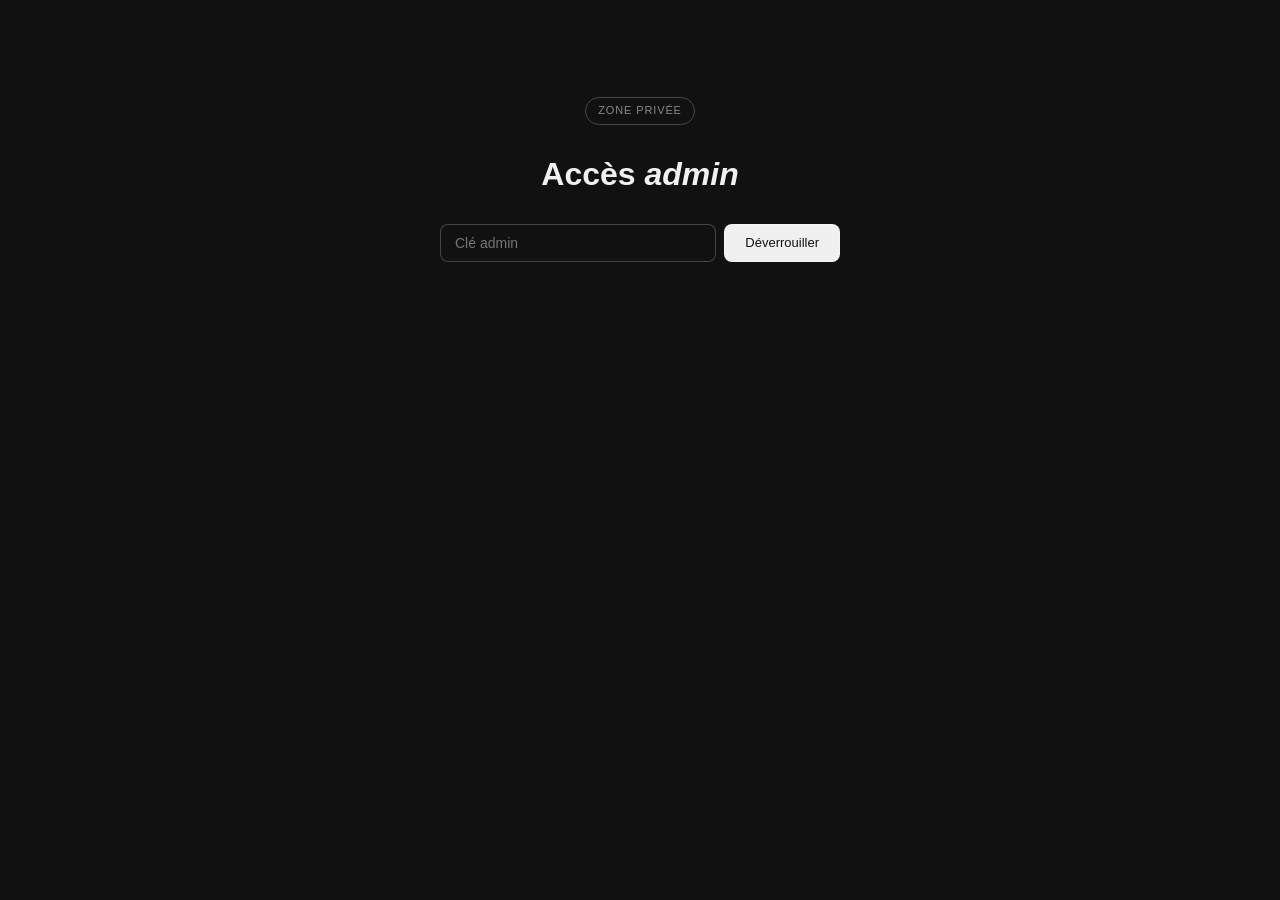
<file: admin-ng2902.html>
<!DOCTYPE html>
<html lang="fr">
<head>
  <meta charset="UTF-8" />
  <meta name="viewport" content="width=device-width, initial-scale=1.0" />
  <meta name="robots" content="noindex, nofollow" />
  <title>Admin — Blog</title>
  <link rel="stylesheet" href="css/style.css" />
</head>
<body>
  <div class="portfolio">

    <!-- Écran de verrouillage -->
    <div id="lock-screen" class="lock-screen">
      <div class="hero-tag">Zone privée</div>
      <h1>Accès <em>admin</em></h1>
      <div class="lock-form">
        <input type="password" id="admin-key-input" placeholder="Clé admin" />
        <button id="unlock-btn" class="btn-primary">Déverrouiller</button>
      </div>
      <p id="unlock-feedback" class="feedback-text"></p>
    </div>

    <!-- Formulaire (caché - validation par clé) -->
    <section id="admin-section" style="display: none;">
        <div class="hero-tag">Zone privée</div>
        <h1>Gérer les <em>articles</em></h1>

        <div class="section-label">Articles existants</div>
        <div id="existing-articles" class="blog-list">
        </div>

        <div class="section-label" id="form-label">Nouvel article</div>
        <form id="article-form" class="admin-form">
            <input type="hidden" id="editing-slug" value="" />
            <input type="text" id="title" placeholder="Titre de l'article" required />
            <input type="text" id="slug" placeholder="slug-de-larticle (ex: mon-premier-article)" required />
            <textarea id="excerpt" placeholder="Résumé court" rows="2" required></textarea>
            <textarea id="content" placeholder="Contenu en Markdown..." rows="12" required></textarea>
            <div style="display: flex; gap: 0.5rem;">
            <button type="submit" class="btn-primary" id="submit-btn">Publier l'article</button>
            <button type="button" id="cancel-edit-btn" class="btn-secondary" style="display: none;">Annuler</button>
            </div>
        </form>
        <p id="feedback" class="feedback-text"></p>
    </section>

  </div>

  <script type="module" src="js/admin.js"></script>
</body>
</html>
</file>
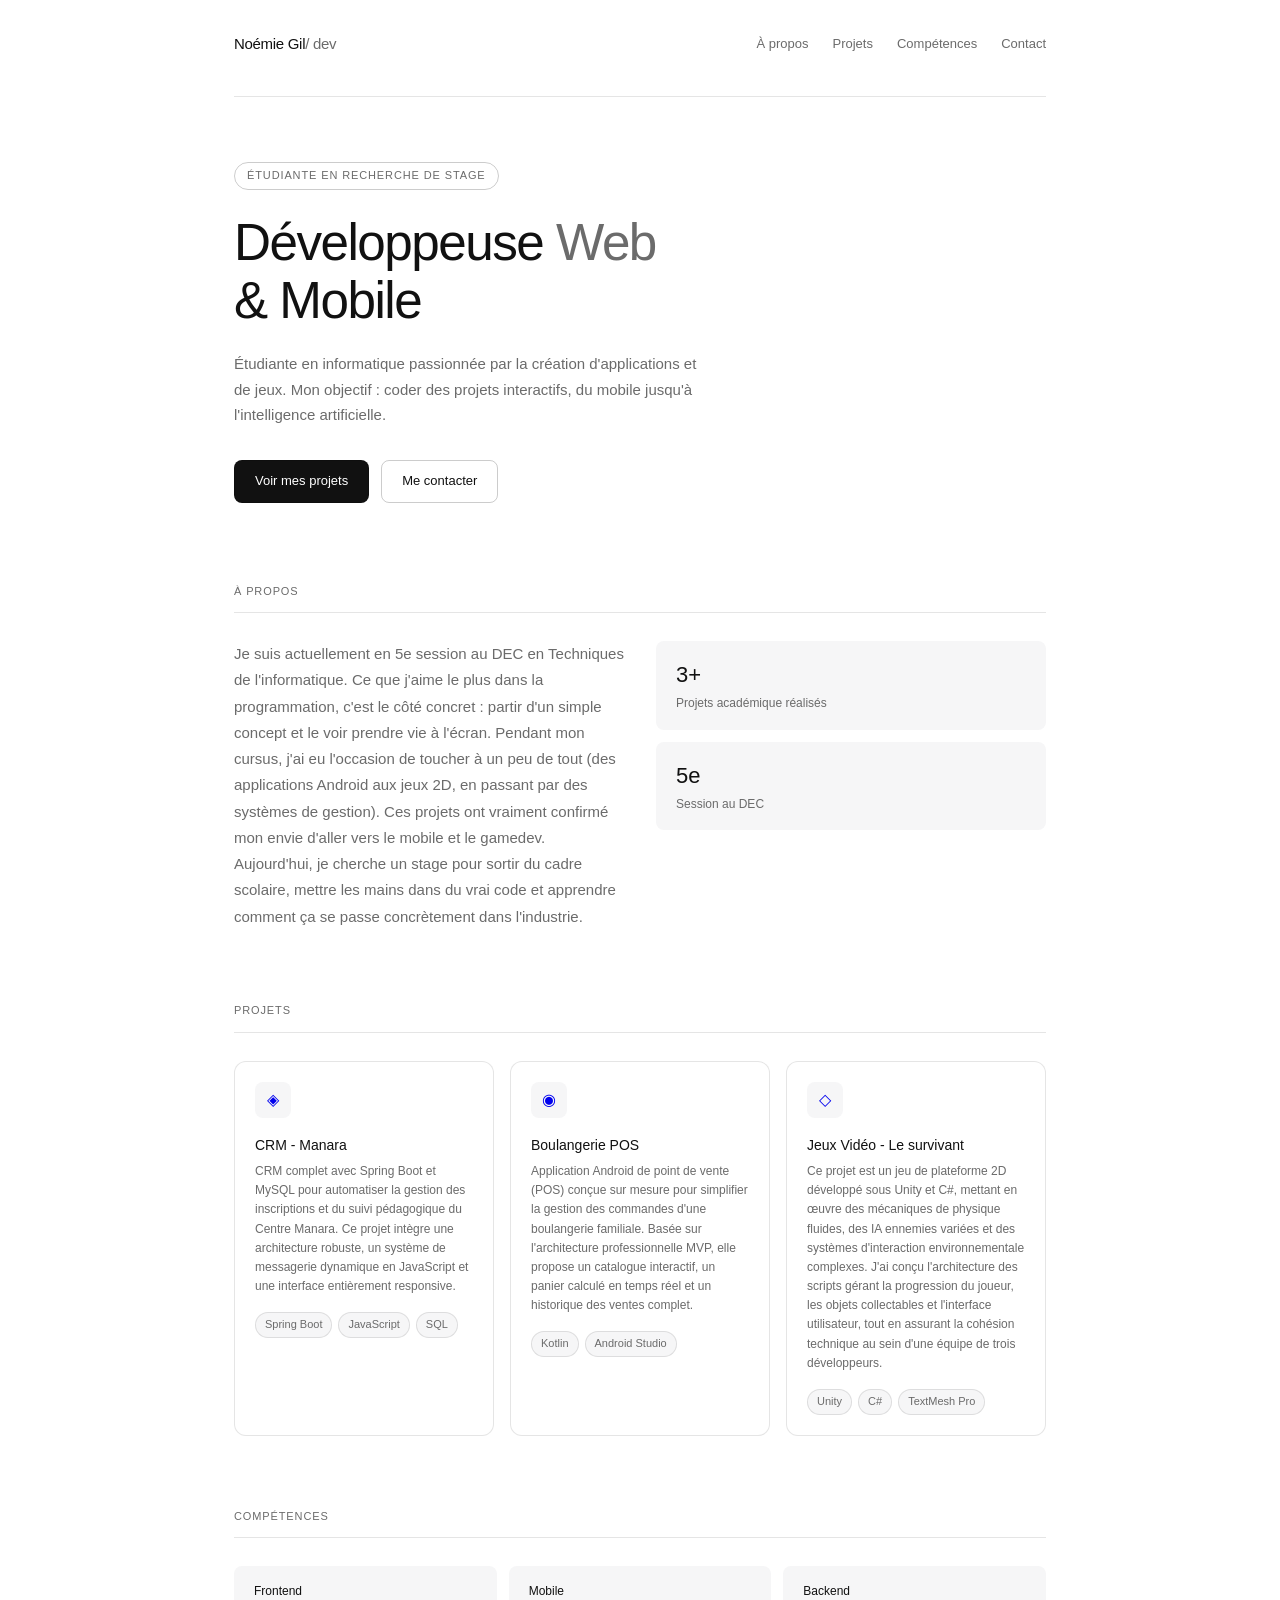
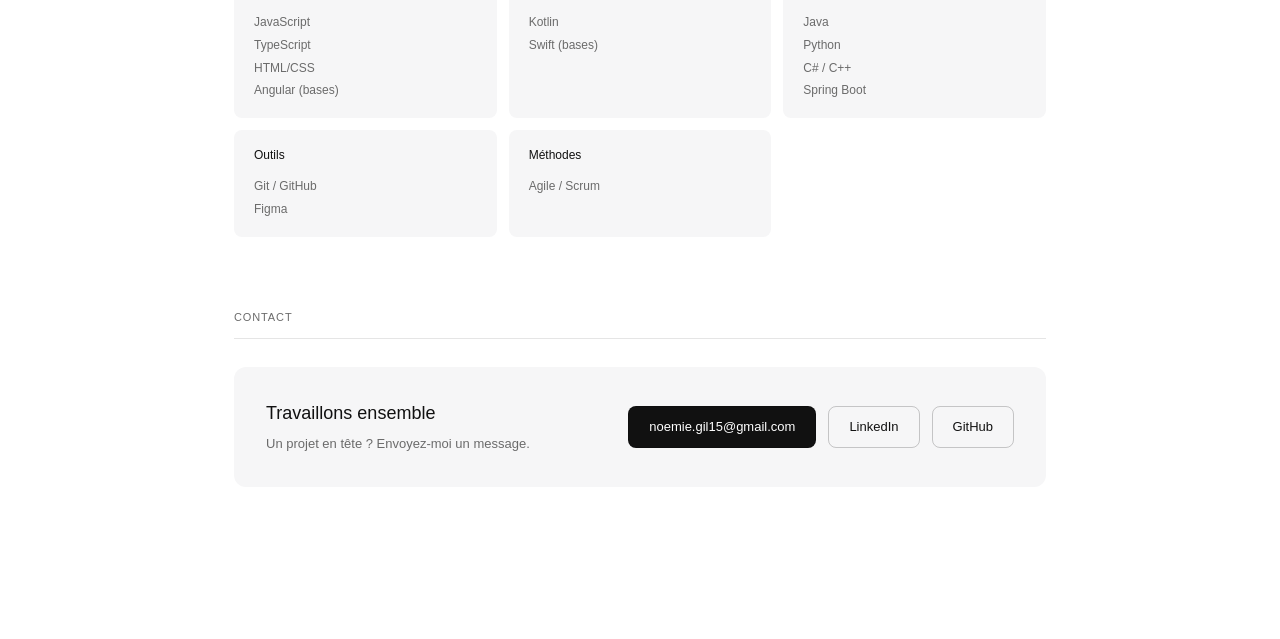
<file: portfolio.html>
<!DOCTYPE html>
<html lang="fr">
<head>
  <meta charset="UTF-8" />
  <meta name="viewport" content="width=device-width, initial-scale=1.0" />
  <title>Portfolio — Développeur Web & Mobile</title>
  <style>
    *, *::before, *::after { box-sizing: border-box; margin: 0; padding: 0; }

    :root {
      --bg: #ffffff;
      --bg-secondary: #f6f6f7;
      --text-primary: #111111;
      --text-secondary: #6b6b6b;
      --border: rgba(0,0,0,0.10);
      --border-md: rgba(0,0,0,0.20);
      --radius-md: 8px;
      --radius-lg: 12px;
      --font: -apple-system, BlinkMacSystemFont, 'Segoe UI', Helvetica, Arial, sans-serif;
    }

    @media (prefers-color-scheme: dark) {
      :root {
        --bg: #111111;
        --bg-secondary: #1c1c1e;
        --text-primary: #f0f0f0;
        --text-secondary: #888888;
        --border: rgba(255,255,255,0.10);
        --border-md: rgba(255,255,255,0.22);
      }
    }

    html { scroll-behavior: smooth; }

    body {
      font-family: var(--font);
      background: var(--bg);
      color: var(--text-primary);
      line-height: 1.6;
    }

    .portfolio {
      max-width: 860px;
      margin: 0 auto;
      padding: 2rem 1.5rem 5rem;
    }

    /* NAV */
    nav {
      display: flex;
      justify-content: space-between;
      align-items: center;
      padding-bottom: 2.5rem;
      border-bottom: 0.5px solid var(--border);
      margin-bottom: 4rem;
    }
    .logo {
      font-size: 15px;
      font-weight: 500;
      color: var(--text-primary);
      letter-spacing: -0.3px;
    }
    .logo span { color: var(--text-secondary); font-weight: 400; }
    .nav-links { display: flex; gap: 1.5rem; }
    .nav-links a {
      font-size: 13px;
      color: var(--text-secondary);
      text-decoration: none;
      transition: color 0.15s;
    }
    .nav-links a:hover { color: var(--text-primary); }

    /* HERO */
    .hero { margin-bottom: 5rem; }
    .hero-tag {
      display: inline-block;
      font-size: 11px;
      font-weight: 500;
      letter-spacing: 0.08em;
      text-transform: uppercase;
      color: var(--text-secondary);
      border: 0.5px solid var(--border-md);
      border-radius: 20px;
      padding: 4px 12px;
      margin-bottom: 1.5rem;
    }
    .hero h1 {
      font-size: clamp(2rem, 5vw, 3.2rem);
      font-weight: 500;
      line-height: 1.15;
      letter-spacing: -1.5px;
      color: var(--text-primary);
      margin-bottom: 1.25rem;
      max-width: 600px;
    }
    .hero h1 em {
      font-style: normal;
      color: var(--text-secondary);
    }
    .hero p {
      font-size: 15px;
      color: var(--text-secondary);
      line-height: 1.7;
      max-width: 480px;
      margin-bottom: 2rem;
    }
    .hero-cta { display: flex; gap: 0.75rem; flex-wrap: wrap; }

    .btn-primary {
      font-size: 13px;
      font-weight: 500;
      padding: 10px 20px;
      border-radius: var(--radius-md);
      border: 0.5px solid var(--border-md);
      background: var(--text-primary);
      color: var(--bg);
      cursor: pointer;
      text-decoration: none;
      display: inline-block;
      transition: opacity 0.15s;
    }
    .btn-primary:hover { opacity: 0.75; }

    .btn-secondary {
      font-size: 13px;
      font-weight: 400;
      padding: 10px 20px;
      border-radius: var(--radius-md);
      border: 0.5px solid var(--border-md);
      background: transparent;
      color: var(--text-primary);
      cursor: pointer;
      text-decoration: none;
      display: inline-block;
      transition: background 0.15s;
    }
    .btn-secondary:hover { background: var(--bg-secondary); }

    /* SECTIONS */
    section { margin-bottom: 4.5rem; }
    .section-label {
      font-size: 11px;
      font-weight: 500;
      letter-spacing: 0.08em;
      text-transform: uppercase;
      color: var(--text-secondary);
      margin-bottom: 1.75rem;
      padding-bottom: 0.75rem;
      border-bottom: 0.5px solid var(--border);
    }

    /* ABOUT */
    .about-grid {
      display: grid;
      grid-template-columns: 1fr 1fr;
      gap: 2rem;
      align-items: start;
    }
    .about-text { font-size: 15px; color: var(--text-secondary); line-height: 1.75; }
    .about-stats { display: flex; flex-direction: column; gap: 0.75rem; }
    .stat-item {
      background: var(--bg-secondary);
      border-radius: var(--radius-md);
      padding: 1rem 1.25rem;
    }
    .stat-num { font-size: 22px; font-weight: 500; color: var(--text-primary); }
    .stat-desc { font-size: 12px; color: var(--text-secondary); margin-top: 2px; }

    /* PROJECTS */
    .projects-grid {
      display: grid;
      grid-template-columns: repeat(auto-fit, minmax(240px, 1fr));
      gap: 1rem;
    }
    .project-card {
      background: var(--bg);
      border: 0.5px solid var(--border);
      border-radius: var(--radius-lg);
      padding: 1.25rem;
      transition: border-color 0.2s;
      text-decoration: none;
      display: block;
    }
    .project-card:hover { border-color: var(--border-md); }
    .project-icon {
      width: 36px; height: 36px;
      border-radius: var(--radius-md);
      background: var(--bg-secondary);
      display: flex; align-items: center; justify-content: center;
      margin-bottom: 1rem;
      font-size: 16px;
    }
    .project-title { font-size: 14px; font-weight: 500; color: var(--text-primary); margin-bottom: 6px; }
    .project-desc { font-size: 12px; color: var(--text-secondary); line-height: 1.6; margin-bottom: 1rem; }
    .project-tags { display: flex; flex-wrap: wrap; gap: 6px; }
    .tag {
      font-size: 11px;
      padding: 3px 9px;
      border-radius: 20px;
      background: var(--bg-secondary);
      color: var(--text-secondary);
      border: 0.5px solid var(--border);
    }

    /* SKILLS */
    .skills-grid {
      display: grid;
      grid-template-columns: repeat(3, 1fr);
      gap: 0.75rem;
    }
    .skill-group {
      background: var(--bg-secondary);
      border-radius: var(--radius-md);
      padding: 1rem 1.25rem;
    }
    .skill-group-title { font-size: 12px; font-weight: 500; color: var(--text-primary); margin-bottom: 0.6rem; }
    .skill-list { font-size: 12px; color: var(--text-secondary); line-height: 1.9; }

    /* CONTACT */
    .contact-box {
      background: var(--bg-secondary);
      border-radius: var(--radius-lg);
      padding: 2rem;
      display: flex;
      justify-content: space-between;
      align-items: center;
      gap: 1.5rem;
      flex-wrap: wrap;
    }
    .contact-text h3 { font-size: 18px; font-weight: 500; color: var(--text-primary); margin-bottom: 6px; }
    .contact-text p { font-size: 13px; color: var(--text-secondary); }
    .contact-links { display: flex; gap: 0.75rem; flex-wrap: wrap; }

    /* RESPONSIVE */
    @media (max-width: 600px) {
      nav { flex-direction: column; gap: 1rem; align-items: flex-start; }
      .about-grid { grid-template-columns: 1fr; }
      .skills-grid { grid-template-columns: 1fr 1fr; }
      .projects-grid { grid-template-columns: 1fr; }
      .contact-box { flex-direction: column; align-items: flex-start; }
    }
  </style>
</head>
<body>
  <div class="portfolio">

    <nav>
      <div class="logo">Noémie Gil<span>/ dev</span></div>
      <div class="nav-links">
        <a href="#about">À propos</a>
        <a href="#projects">Projets</a>
        <a href="#skills">Compétences</a>
        <a href="#contact">Contact</a>
      </div>
    </nav>

    <!-- HERO -->
    <div class="hero">
      <div class="hero-tag">Étudiante en recherche de stage</div>
      <h1>Développeuse <em>Web</em><br>& Mobile</h1>
      <p>Étudiante en informatique passionnée par la création d'applications et de jeux. Mon objectif : coder des projets interactifs, du mobile jusqu'à l'intelligence artificielle.</p>
      <div class="hero-cta">
        <a href="#projects" class="btn-primary">Voir mes projets</a>
        <a href="#contact" class="btn-secondary">Me contacter</a>
      </div>
    </div>

    <!-- ABOUT -->
    <section id="about">
      <div class="section-label">À propos</div>
      <div class="about-grid">
        <p class="about-text">
          Je suis actuellement en 5e session au DEC en Techniques de l'informatique. Ce que j'aime le plus dans la programmation, 
          c'est le côté concret : partir d'un simple concept et le voir prendre vie à l'écran. Pendant mon cursus, j'ai eu l'occasion 
          de toucher à un peu de tout (des applications Android aux jeux 2D, en passant par des systèmes de gestion). Ces projets ont
          vraiment confirmé mon envie d'aller vers le mobile et le gamedev. Aujourd'hui, je cherche un stage pour sortir du cadre scolaire, 
          mettre les mains dans du vrai code et apprendre comment ça se passe concrètement dans l'industrie.
        </p>
        <div class="about-stats">
          <div class="stat-item">
            <div class="stat-num">3+</div>
            <div class="stat-desc">Projets académique réalisés</div>
          </div>
          <div class="stat-item">
            <div class="stat-num">5e</div>
            <div class="stat-desc">Session au DEC</div>
          </div>
        </div>
      </div>
    </section>

    <!-- PROJECTS -->
    <section id="projects">
      <div class="section-label">Projets</div>
      <div class="projects-grid">

        <a href="https://github.com/Noomy-v1/Manara-CRM" class="project-card">
          <div class="project-icon">◈</div>
          <div class="project-title">CRM - Manara</div>
          <div class="project-desc">
             CRM complet avec Spring Boot et MySQL pour automatiser la gestion des inscriptions
             et du suivi pédagogique du Centre Manara. Ce projet intègre une architecture robuste, un système de
              messagerie dynamique en JavaScript et une interface entièrement responsive.
            </div>
          <div class="project-tags">
            <span class="tag">Spring Boot</span>
            <span class="tag">JavaScript</span>
            <span class="tag">SQL</span>
          </div>
        </a>

        <a href="https://github.com/Noomy-v1/Upper-Crust-kt" class="project-card">
          <div class="project-icon">◉</div>
          <div class="project-title">Boulangerie POS</div>
          <div class="project-desc">
            Application Android de point de vente (POS) conçue sur mesure pour simplifier 
            la gestion des commandes d'une boulangerie familiale. Basée sur l'architecture professionnelle MVP, 
            elle propose un catalogue interactif, un panier calculé en temps réel et un historique des ventes 
            complet.
          </div>
          <div class="project-tags">
            <span class="tag">Kotlin</span>
            <span class="tag">Android Studio</span>
          </div>
        </a>

        <a href="https://github.com/Noomy-v1/Projet_Plateforme_2D" class="project-card">
          <div class="project-icon">◇</div>
          <div class="project-title">Jeux Vidéo - Le survivant</div>
          <div class="project-desc">
            Ce projet est un jeu de plateforme 2D développé sous Unity et C#, 
            mettant en œuvre des mécaniques de physique fluides, des IA ennemies variées et des systèmes 
            d'interaction environnementale complexes. J'ai conçu l'architecture des scripts gérant la 
            progression du joueur, les objets collectables et l'interface utilisateur, tout en assurant 
            la cohésion technique au sein d'une équipe de trois développeurs.</div>
          <div class="project-tags">
            <span class="tag">Unity</span>
            <span class="tag">C#</span>
            <span class="tag">TextMesh Pro</span>
          </div>
        </a>

      </div>
    </section>

    <!-- SKILLS -->
    <section id="skills">
      <div class="section-label">Compétences</div>
      <div class="skills-grid">
        <div class="skill-group">
          <div class="skill-group-title">Frontend</div>
          <div class="skill-list">JavaScript<br>TypeScript<br>HTML/CSS<br>Angular (bases)</div>
        </div>
        <div class="skill-group">
          <div class="skill-group-title">Mobile</div>
          <div class="skill-list">Kotlin<br>Swift (bases)</div>
        </div>
        <div class="skill-group">
          <div class="skill-group-title">Backend</div>
          <div class="skill-list">Java<br>Python<br>C# / C++<br>Spring Boot<br></div>
        </div>
        <div class="skill-group">
          <div class="skill-group-title">Outils</div>
          <div class="skill-list">Git / GitHub<br>Figma<br></div>
        </div>
        <div class="skill-group">
          <div class="skill-group-title">Méthodes</div>
          <div class="skill-list">Agile / Scrum<br></div>
        </div>
        <!--<div class="skill-group">
          <div class="skill-group-title">Cloud</div>
          <div class="skill-list"></div>
        </div>-->
      </div>
    </section>

    <!-- CONTACT -->
    <section id="contact">
      <div class="section-label">Contact</div>
      <div class="contact-box">
        <div class="contact-text">
          <h3>Travaillons ensemble</h3>
          <p>Un projet en tête ? Envoyez-moi un message.</p>
        </div>
        <div class="contact-links">
          <a href="mailto:votre@email.com" class="btn-primary">noemie.gil15@gmail.com</a>
          <a href="https://www.linkedin.com/in/no%C3%A9mie-gil-a5a856327/" target="_blank" class="btn-secondary">LinkedIn</a>
          <a href="https://github.com/Noomy-v1" target="_blank" class="btn-secondary">GitHub</a>
        </div>
      </div>
    </section>

  </div>
</body>
</html>
</file>
<file: css/style.css>
*,
*::before,
*::after {
  box-sizing: border-box;
  margin: 0;
  padding: 0;
}

:root {
  --bg: #111111;
  --bg-secondary: #1c1c1e;
  --text-primary: #f0f0f0;
  --text-secondary: #888888;
  --border: rgba(255, 255, 255, 0.10);
  --border-md: rgba(255, 255, 255, 0.22);
  --radius-md: 8px;
  --radius-lg: 12px;
  --font: -apple-system, BlinkMacSystemFont, 'Segoe UI', Helvetica, Arial, sans-serif;
}

[data-theme="light"] {
  --bg: #ffffff;
  --bg-secondary: #f6f6f7;
  --text-primary: #111111;
  --text-secondary: #6b6b6b;
  --border: rgba(0, 0, 0, 0.10);
  --border-md: rgba(0, 0, 0, 0.20);
}

.theme-switch {
  display: inline-flex;
  align-items: center;
  cursor: pointer;
  margin-left: 1rem;
  flex-shrink: 0;
}

.theme-switch input {
  position: absolute;
  opacity: 0;
  width: 0;
  height: 0;
}

.theme-switch-track {
  position: relative;
  width: 52px;
  height: 28px;
  background: #111111;
  border: 0.5px solid var(--border-md);
  border-radius: 20px;
  transition: background 0.2s;
}

.theme-switch-thumb {
  position: absolute;
  top: 2px;
  left: 2px;
  width: 22px;
  height: 22px;
  background: #ffffff;
  border-radius: 50%;
  transition: transform 0.2s;
  display: flex;
  align-items: center;
  justify-content: center;
  font-size: 12px;
}

.icon-sun {
  display: none;
}

.icon-moon {
  display: block;
}

.theme-switch input:checked~.theme-switch-track .theme-switch-thumb {
  transform: translateX(24px);
}

.theme-switch input:checked~.theme-switch-track .icon-moon {
  display: none;
}

.theme-switch input:checked~.theme-switch-track .icon-sun {
  display: block;
}

html {
  scroll-behavior: smooth;
}

body {
  font-family: var(--font);
  background: var(--bg);
  color: var(--text-primary);
  line-height: 1.6;
}

.portfolio {
  max-width: 860px;
  margin: 0 auto;
  padding: 2rem 1.5rem 5rem;
}

.lang-toggle {
  background: none;
  border: 0.5px solid var(--border-md);
  border-radius: var(--radius-md);
  padding: 4px 10px;
  cursor: pointer;
  font-size: 12px;
  font-weight: 500;
  color: var(--text-primary);
  margin-left: 0.75rem;
  font-family: var(--font);
}

.lang-toggle:hover {
  background: var(--bg-secondary);
}

/*MENU*/
.menu-toggle {
  display: none;
  flex-direction: column;
  gap: 5px;
  background: none;
  border: none;
  cursor: pointer;
  padding: 4px;
}

.menu-toggle .bar {
  width: 22px;
  height: 2px;
  background: var(--text-primary);
  border-radius: 2px;
}

/* NAV */
nav {
  display: flex;
  justify-content: space-between;
  align-items: center;
  padding-bottom: 2.5rem;
  border-bottom: 0.5px solid var(--border);
  margin-bottom: 4rem;
}

.logo {
  font-size: 15px;
  font-weight: 500;
  color: var(--text-primary);
  letter-spacing: -0.3px;
}

.logo span {
  color: var(--text-secondary);
  font-weight: 400;
}

.nav-links {
  display: flex;
  gap: 1.5rem;
}

.nav-links a {
  font-size: 13px;
  color: var(--text-secondary);
  text-decoration: none;
  transition: color 0.15s;
}

.nav-links a:hover {
  color: var(--text-primary);
}



/* HERO */
.hero {
  margin-bottom: 5rem;
}

.hero-tag {
  display: inline-block;
  font-size: 11px;
  font-weight: 500;
  letter-spacing: 0.08em;
  text-transform: uppercase;
  color: var(--text-secondary);
  border: 0.5px solid var(--border-md);
  border-radius: 20px;
  padding: 4px 12px;
  margin-bottom: 1.5rem;
}

.hero h1 {
  font-size: clamp(2rem, 5vw, 3.2rem);
  font-weight: 500;
  line-height: 1.15;
  letter-spacing: -1.5px;
  color: var(--text-primary);
  margin-bottom: 1.25rem;
  max-width: 600px;
}

.hero h1 em {
  font-style: normal;
  color: var(--text-secondary);
}

.hero p {
  font-size: 15px;
  color: var(--text-secondary);
  line-height: 1.7;
  max-width: 480px;
  margin-bottom: 2rem;
}

.hero-cta {
  display: flex;
  gap: 0.75rem;
  flex-wrap: wrap;
}

.btn-primary {
  font-size: 13px;
  font-weight: 500;
  padding: 10px 20px;
  border-radius: var(--radius-md);
  border: 0.5px solid var(--border-md);
  background: var(--text-primary);
  color: var(--bg);
  cursor: pointer;
  text-decoration: none;
  display: inline-block;
  transition: opacity 0.15s;
}

.btn-primary:hover {
  opacity: 0.75;
}

.btn-secondary {
  font-size: 13px;
  font-weight: 400;
  padding: 10px 20px;
  border-radius: var(--radius-md);
  border: 0.5px solid var(--border-md);
  background: transparent;
  color: var(--text-primary);
  cursor: pointer;
  text-decoration: none;
  display: inline-block;
  transition: background 0.15s;
}

.btn-secondary:hover {
  background: var(--bg-secondary);
}

/* SECTIONS */
section {
  margin-bottom: 4.5rem;
}

.section-label {
  font-size: 11px;
  font-weight: 500;
  letter-spacing: 0.08em;
  text-transform: uppercase;
  color: var(--text-secondary);
  margin-bottom: 1.75rem;
  padding-bottom: 0.75rem;
  border-bottom: 0.5px solid var(--border);
}

/* ABOUT */
.about-grid {
  display: grid;
  grid-template-columns: 1fr 1fr;
  gap: 2rem;
  align-items: start;
}

.about-text {
  font-size: 15px;
  color: var(--text-secondary);
  line-height: 1.75;
}

.about-stats {
  display: flex;
  flex-direction: column;
  gap: 0.75rem;
}

.stat-item {
  background: var(--bg-secondary);
  border-radius: var(--radius-md);
  padding: 1rem 1.25rem;
}

.stat-num {
  font-size: 22px;
  font-weight: 500;
  color: var(--text-primary);
}

.stat-desc {
  font-size: 12px;
  color: var(--text-secondary);
  margin-top: 2px;
}

/* PROJECTS */
.projects-grid {
  display: grid;
  grid-template-columns: repeat(auto-fit, minmax(240px, 1fr));
  gap: 1rem;
}

.project-card {
  background: var(--bg);
  border: 0.5px solid var(--border);
  border-radius: var(--radius-lg);
  padding: 1.25rem;
  transition: border-color 0.2s;
  text-decoration: none;
  display: block;
}

.project-card:hover {
  border-color: var(--border-md);
}

.project-icon {
  width: 36px;
  height: 36px;
  border-radius: var(--radius-md);
  background: var(--bg-secondary);
  display: flex;
  align-items: center;
  justify-content: center;
  margin-bottom: 1rem;
  font-size: 16px;
}

.project-title {
  font-size: 14px;
  font-weight: 500;
  color: var(--text-primary);
  margin-bottom: 6px;
}

.project-desc {
  font-size: 12px;
  color: var(--text-secondary);
  line-height: 1.6;
  margin-bottom: 1rem;
}

.project-tags {
  display: flex;
  flex-wrap: wrap;
  gap: 6px;
}

.tag {
  font-size: 11px;
  padding: 3px 9px;
  border-radius: 20px;
  background: var(--bg-secondary);
  color: var(--text-secondary);
  border: 0.5px solid var(--border);
}

/* SKILLS */
.skills-grid {
  display: grid;
  grid-template-columns: repeat(3, 1fr);
  gap: 0.75rem;
}

.skill-group {
  background: var(--bg-secondary);
  border-radius: var(--radius-md);
  padding: 1rem 1.25rem;
  display: flex;
  flex-direction: column;
}

.skill-group-title {
  font-size: 12px;
  font-weight: 500;
  color: var(--text-primary);
  margin-bottom: 0.6rem;
}

.skill-tags {
  display: flex;
  flex-wrap: wrap;
  gap: 6px;
}

/* CONTACT */
.contact-box {
  background: var(--bg-secondary);
  border-radius: var(--radius-lg);
  padding: 2rem;
  display: flex;
  justify-content: space-between;
  align-items: center;
  gap: 1.5rem;
  flex-wrap: wrap;
}

.contact-text h3 {
  font-size: 18px;
  font-weight: 500;
  color: var(--text-primary);
  margin-bottom: 6px;
}

.contact-text p {
  font-size: 13px;
  color: var(--text-secondary);
}

.contact-links {
  display: flex;
  gap: 0.75rem;
  flex-wrap: wrap;
}

/*BLOG*/
.blog-list {
  display: flex;
  flex-direction: column;
  gap: 1rem;
}

.back-link a {
  font-size: 13px;
  color: var(--text-secondary);
  text-decoration: none;
  transition: color 0.15s;
}

.back-link a:hover {
  color: var(--text-primary);
}

/* ARTICLE */
.article-content {
  max-width: 680px;
  margin: 0 auto;
}

.article-title {
  font-size: clamp(1.75rem, 4vw, 2.5rem);
  margin: 1rem 0 2rem;
}

.article-body {
  font-size: 15px;
  color: var(--text-secondary);
  line-height: 1.8;
}

.article-body h2 {
  color: var(--text-primary);
  margin: 2.5rem 0 1rem;
  font-size: 1.3rem;
  font-weight: 500;
  padding-bottom: 0.5rem;
  border-bottom: 0.5px solid var(--border);
}

.article-body h2:first-child {
  margin-top: 0;
}

.article-body h3 {
  color: var(--text-primary);
  margin: 1.5rem 0 0.75rem;
  font-size: 1.05rem;
  font-weight: 500;
}

.article-body p {
  margin-bottom: 1.25rem;
}

.article-body strong {
  color: var(--text-primary);
  font-weight: 600;
}

.article-body ul,
.article-body ol {
  margin: 0 0 1.25rem 1.25rem;
  padding: 0;
}

.article-body li {
  margin-bottom: 0.5rem;
  padding-left: 0.25rem;
}

.article-body li::marker {
  color: var(--text-secondary);
}

.article-body code {
  background: var(--bg-secondary);
  padding: 2px 6px;
  border-radius: 4px;
  font-size: 13px;
  color: var(--text-primary);
}

.article-body pre {
  background: var(--bg-secondary);
  padding: 1rem;
  border-radius: var(--radius-md);
  overflow-x: auto;
  margin-bottom: 1.25rem;
}

.article-body pre code {
  background: none;
  padding: 0;
}

.article-body a {
  color: var(--text-primary);
  text-decoration: underline;
}

/*ADMIN*/
.lock-screen {
  max-width: 400px;
  margin: 4rem auto;
  text-align: center;
}

.lock-form {
  display: flex;
  gap: 0.5rem;
  margin-top: 1.5rem;
}

.lock-form input {
  flex: 1;
  font-family: var(--font);
  font-size: 14px;
  padding: 10px 14px;
  border: 0.5px solid var(--border-md);
  border-radius: var(--radius-md);
  background: var(--bg);
  color: var(--text-primary);
}

.admin-form {
  display: flex;
  flex-direction: column;
  gap: 1rem;
  max-width: 600px;
  margin-top: 1.5rem;
}

.admin-form input,
.admin-form textarea {
  width: 100%;
  box-sizing: border-box;
  font-family: var(--font);
  font-size: 14px;
  padding: 10px 14px;
  border: 0.5px solid var(--border-md);
  border-radius: var(--radius-md);
  background: var(--bg);
  color: var(--text-primary);
}

.feedback-text {
  margin-top: 1rem;
  font-size: 13px;
  color: var(--text-secondary);
}

.admin-article-row {
  margin-bottom: 0.75rem;
}

/* RESPONSIVE */
@media (max-width: 600px) {
  nav {
    flex-direction: row;
    flex-wrap: wrap;
    justify-content: space-between;
    align-items: center;
  }

  .logo {
    order: 1;
  }

  .theme-switch {
    order: 2;
    margin-left: auto;
  }

  .menu-toggle {
    order: 3;
    display: flex;
  }

  .nav-links {
    order: 4;
    display: none;
    flex-direction: column;
    width: 100%;
    gap: 1rem;
    margin-top: 1rem;
  }

  .nav-links.open {
    display: flex;
  }

  .about-grid {
    grid-template-columns: 1fr;
  }

  .skills-grid {
    grid-template-columns: 1fr;
  }

  .projects-grid {
    grid-template-columns: 1fr;
  }

  .contact-box {
    flex-direction: column;
    align-items: flex-start;
  }

  .lang-toggle {
    order: 2;
    margin-left: 0.5rem;
  }
}
</file>
